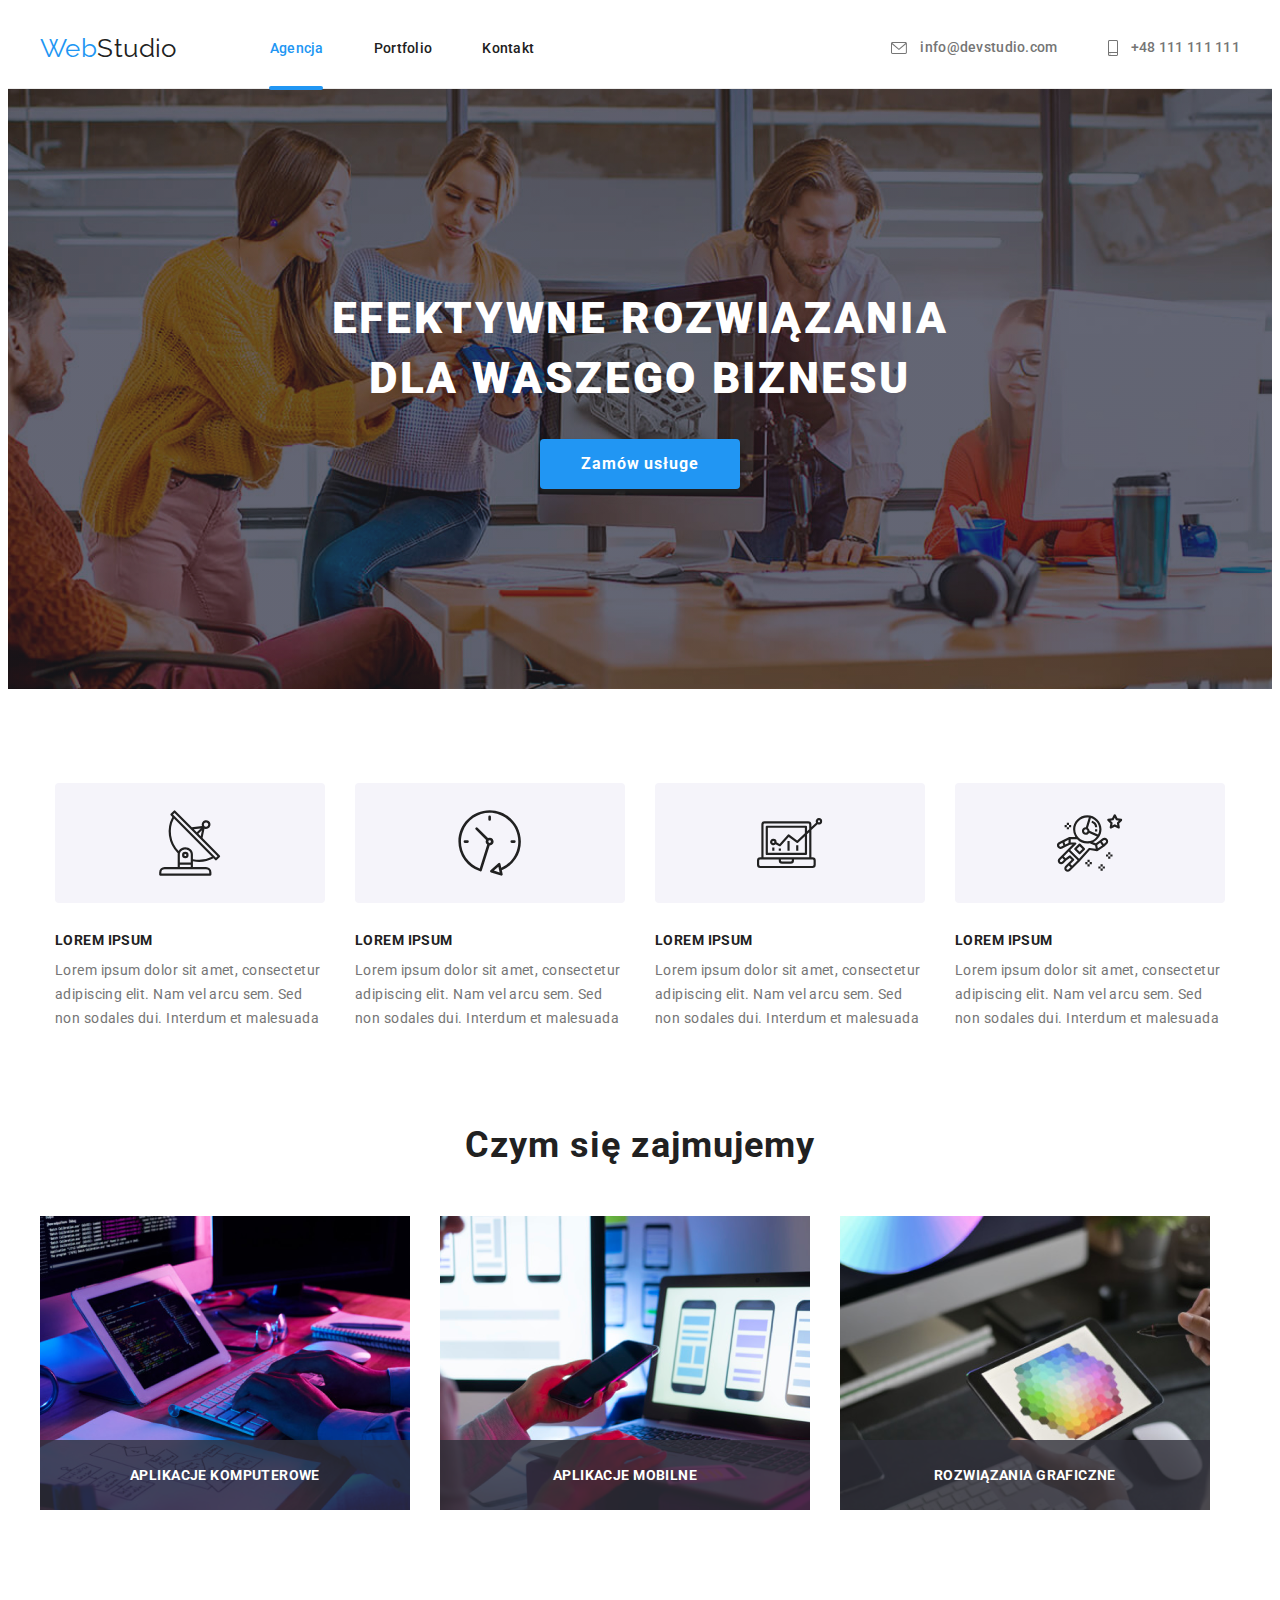
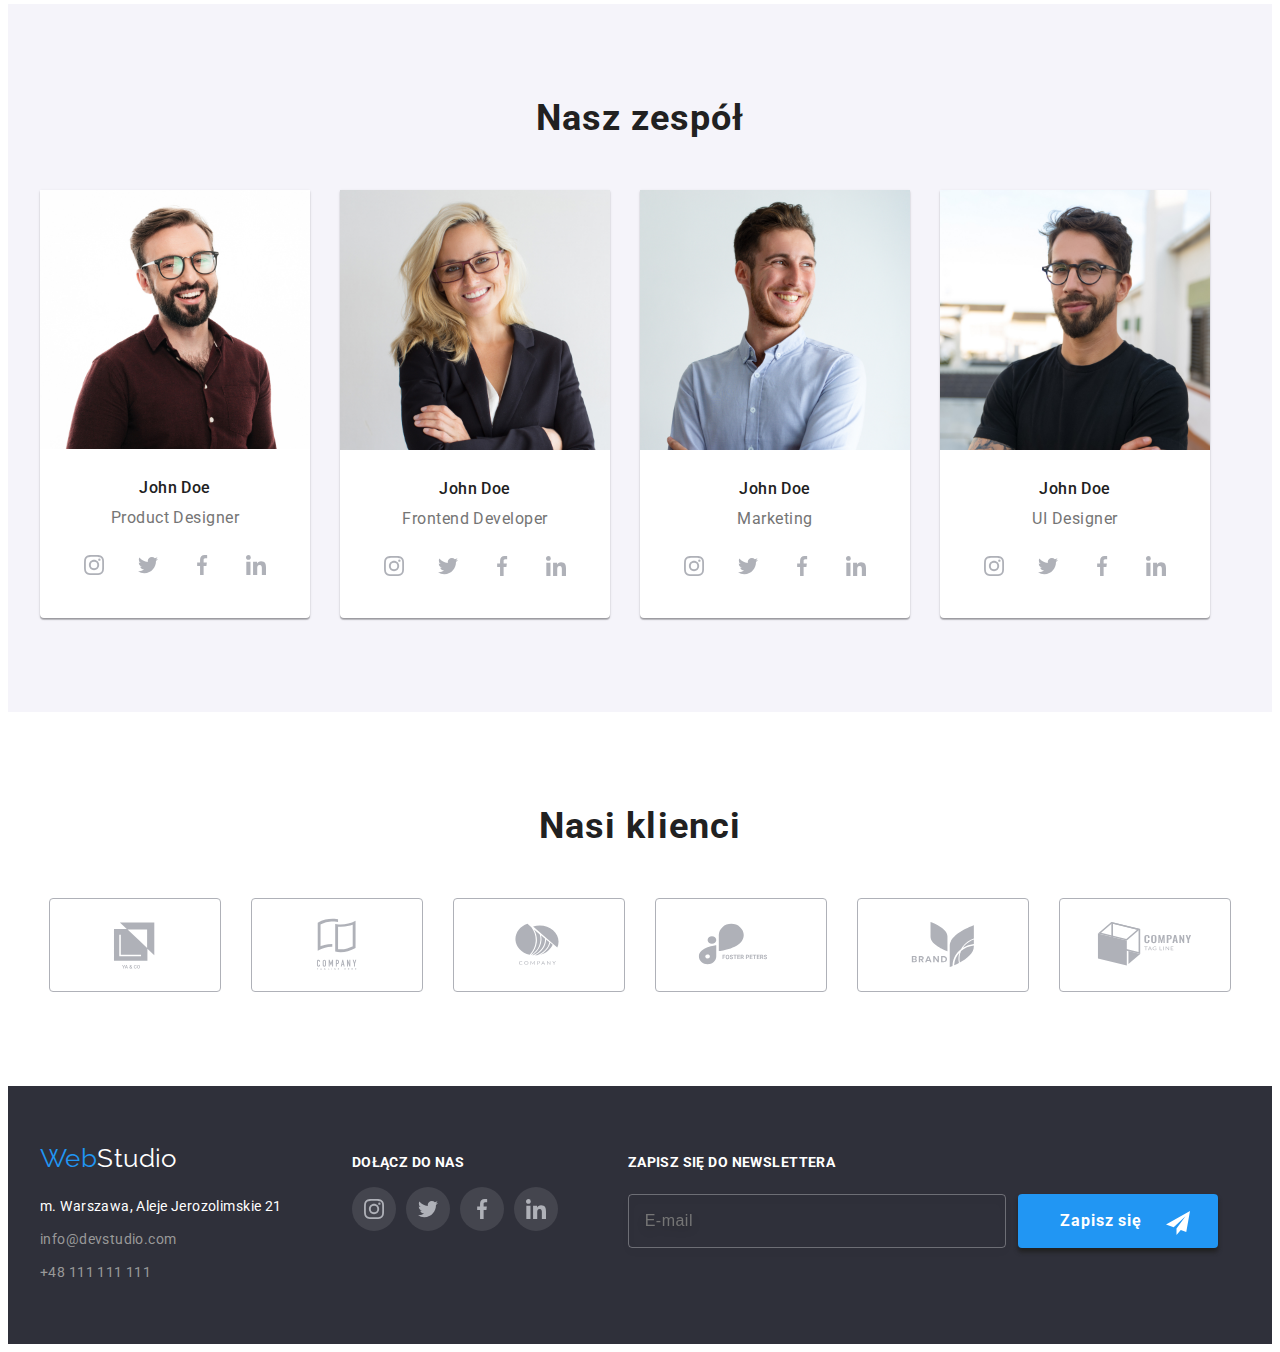
<file: index.html>
<!DOCTYPE html>
<html lang="en">
  <head>
    <meta charset="UTF-8" />
    <meta name="viewport" content="width=device-width, initial-scale=1.0" />
    <link
      rel="stylesheet"
      href="https://cdnjs.cloudflare.com/ajax/libs/modern-normalize/1.1.0/modern-normalize.min.css"
      integrity="sha512-wpPYUAdjBVSE4KJnH1VR1HeZfpl1ub8YT/NKx4PuQ5NmX2tKuGu6U/JRp5y+Y8XG2tV+wKQpNHVUX03MfMFn9Q=="
      crossorigin="anonymous"
      referrerpolicy="no-referrer"
    />
    <link rel="preconnect" href="https://fonts.googleapis.com" />
    <link rel="preconnect" href="https://fonts.gstatic.com" crossorigin />
    <link
      href="https://fonts.googleapis.com/css2?family=Raleway:wght@700&family=Roboto:wght@400;500;700;900&display=swap"
      rel="stylesheet"
    />

    <title>Zadanie domowe №6</title>
    <link rel="stylesheet" href="css/styles.css" />
  </head>
  <body>
    <header>
      <div class="container header_helper">
        <nav class="header_nav">
          <a href="index.html" class="logo_WS"><span class="logo_blue">Web</span>Studio</a>
          <ul class="header_list">
            <li><a class="header_link current" href="index.html">Agencja</a></li>
            <li><a class="header_link" href="portfolio.html">Portfolio</a></li>
            <li><a class="header_link" href="#">Kontakt</a></li>
          </ul>
        </nav>
        <div class="header_contact">
          <a class="header_link header_kontact_link" href="mailto:info@devstudio.com">
            <svg class="header_contact_icon" width="16" height="12">
              <use href="images/icons.svg#icon-envelope"></use>
            </svg>
            info@devstudio.com
          </a>
          <a class="header_link header_kontact_link" href="tel:+48111111111">
            <svg class="header_contact_icon" width="10" height="16">
              <use href="images/icons.svg#icon-smartphone"></use>
            </svg>
            +48 111 111 111</a
          >
        </div>
      </div>
    </header>
    <main>
      <section class="section background_image_title">
        <div class="container">
          <h1 class="title_section_h1">EFEKTYWNE ROZWIĄZANIA DLA WASZEGO BIZNESU</h1>
          <button type="button" class="title_section_button" data-modal-open>Zamów usługe</button>
        </div>
      </section>

      <section class="section">
        <div class="container">
          <h2 class="Our_Advantages_h2">Nasze atuty</h2>
          <ul class="Our_Advantages">
            <li class="OA_list">
              <div class="Our_Advantages_icons">
                <svg width="65.32" height="70">
                  <use href="images/icons.svg#icon-antenna-1"></use>
                </svg>
              </div>
              <h3>LOREM IPSUM</h3>
              <p>
                Lorem ipsum dolor sit amet, consectetur adipiscing elit. Nam vel arcu sem. Sed non
                sodales dui. Interdum et malesuada
              </p>
            </li>
            <li class="OA_list">
              <div class="Our_Advantages_icons">
                <svg width="65.32" height="70">
                  <use href="images/icons.svg#icon-clock-1"></use>
                </svg>
              </div>
              <h3>LOREM IPSUM</h3>
              <p>
                Lorem ipsum dolor sit amet, consectetur adipiscing elit. Nam vel arcu sem. Sed non
                sodales dui. Interdum et malesuada
              </p>
            </li>
            <li class="OA_list">
              <div class="Our_Advantages_icons">
                <svg width="65.32" height="70">
                  <use href="images/icons.svg#icon-diagram-1"></use>
                </svg>
              </div>
              <h3>LOREM IPSUM</h3>
              <p>
                Lorem ipsum dolor sit amet, consectetur adipiscing elit. Nam vel arcu sem. Sed non
                sodales dui. Interdum et malesuada
              </p>
            </li>
            <li class="OA_list">
              <div class="Our_Advantages_icons">
                <svg width="65.32" height="70">
                  <use href="images/icons.svg#icon-astronaut-1"></use>
                </svg>
              </div>
              <h3>LOREM IPSUM</h3>
              <p>
                Lorem ipsum dolor sit amet, consectetur adipiscing elit. Nam vel arcu sem. Sed non
                sodales dui. Interdum et malesuada
              </p>
            </li>
          </ul>
        </div>
      </section>
      <section class="section padding_top_0">
        <div class="container">
          <h2 class="what_we_do_h2">Czym się zajmujemy</h2>
          <ul class="what_we_do_list">
            <li class="WWD_list">
              <div class="WWD_list_box">
                <img src="images/wht_w_d_1.jpg" alt="Praca pszy komputerze" />
                <p class="WWD_list_p">APLIKACJE KOMPUTEROWE</p>
              </div>
            </li>
            <li class="WWD_list">
              <div class="WWD_list_box">
                <img src="images/wht_w_d_2.jpg" alt="Praca pszy Telefonie" />
                <p class="WWD_list_p">APLIKACJE MOBILNE</p>
              </div>
            </li>
            <li class="WWD_list">
              <div class="WWD_list_box">
                <img src="images/wht_w_d_3.jpg" alt="Praca pszy tablecie" />
                <p class="WWD_list_p">ROZWIĄZANIA GRAFICZNE</p>
              </div>
            </li>
          </ul>
        </div>
      </section>
      <section class="our_team section">
        <div class="container">
          <h2 class="our_team_h2">Nasz zespół</h2>
          <ul class="our_team_ul">
            <li class="OT_list">
              <img src="images/worker_1.jpg" alt="John Doe" width="270" height="260" />
              <div>
                <h3 class="OT_list_h3">John Doe</h3>
                <p class="OT_list_p">Product Designer</p>
                <ul class="social-media-box">
                  <li>
                    <a href="#" class="social-media"
                      ><svg width="20" height="20">
                        <use href="images/icons.svg#icon-instagram-2"></use></svg
                    ></a>
                  </li>
                  <li>
                    <a href="#" class="social-media"
                      ><svg width="20" height="20">
                        <use href="images/icons.svg#icon-twitter-1"></use></svg
                    ></a>
                  </li>
                  <li>
                    <a href="#" class="social-media"
                      ><svg width="20" height="20">
                        <use href="images/icons.svg#icon-facebook-1"></use></svg
                    ></a>
                  </li>
                  <li>
                    <a href="#" class="social-media"
                      ><svg width="20" height="20">
                        <use href="images/icons.svg#icon-linkedin-1"></use></svg
                    ></a>
                  </li>
                </ul>
              </div>
            </li>
            <li class="OT_list">
              <img src="images/worker_2.jpg" alt="John Doe" width="270" height="260" />
              <div>
                <h3 class="OT_list_h3">John Doe</h3>
                <p class="OT_list_p">Frontend Developer</p>
                <ul class="social-media-box">
                  <li>
                    <a href="#" class="social-media"
                      ><svg class=".fill_currentColor_svg" width="20" height="20">
                        <use href="images/icons.svg#icon-instagram-2"></use></svg
                    ></a>
                  </li>
                  <li>
                    <a href="#" class="social-media"
                      ><svg class=".fill_currentColor_svg" width="20" height="20">
                        <use href="images/icons.svg#icon-twitter-1"></use></svg
                    ></a>
                  </li>
                  <li>
                    <a href="#" class="social-media"
                      ><svg class=".fill_currentColor_svg" width="20" height="20">
                        <use href="images/icons.svg#icon-facebook-1"></use></svg
                    ></a>
                  </li>
                  <li>
                    <a href="#" class="social-media"
                      ><svg class=".fill_currentColor_svg" width="20" height="20">
                        <use href="images/icons.svg#icon-linkedin-1"></use></svg
                    ></a>
                  </li>
                </ul>
              </div>
            </li>
            <li class="OT_list">
              <img src="images/worker_3.jpg" alt="John Doe" width="270" height="260" />
              <div>
                <h3 class="OT_list_h3">John Doe</h3>
                <p class="OT_list_p">Marketing</p>
                <ul class="social-media-box">
                  <li>
                    <a href="#" class="social-media"
                      ><svg width="20" height="20">
                        <use href="images/icons.svg#icon-instagram-2"></use></svg
                    ></a>
                  </li>
                  <li>
                    <a href="#" class="social-media"
                      ><svg width="20" height="20">
                        <use href="images/icons.svg#icon-twitter-1"></use></svg
                    ></a>
                  </li>
                  <li>
                    <a href="#" class="social-media"
                      ><svg width="20" height="20">
                        <use href="images/icons.svg#icon-facebook-1"></use></svg
                    ></a>
                  </li>
                  <li>
                    <a href="#" class="social-media"
                      ><svg width="20" height="20">
                        <use href="images/icons.svg#icon-linkedin-1"></use></svg
                    ></a>
                  </li>
                </ul>
              </div>
            </li>
            <li class="OT_list">
              <img src="images/worker_4.jpg" alt="John Doe" width="270" height="260" />
              <div>
                <h3 class="OT_list_h3">John Doe</h3>
                <p class="OT_list_p">UI Designer</p>
                <ul class="social-media-box">
                  <li>
                    <a href="#" class="social-media"
                      ><svg width="20" height="20">
                        <use href="images/icons.svg#icon-instagram-2"></use></svg
                    ></a>
                  </li>
                  <li>
                    <a href="#" class="social-media"
                      ><svg width="20" height="20">
                        <use href="images/icons.svg#icon-twitter-1"></use></svg
                    ></a>
                  </li>
                  <li>
                    <a href="#" class="social-media"
                      ><svg width="20" height="20">
                        <use href="images/icons.svg#icon-facebook-1"></use></svg
                    ></a>
                  </li>
                  <li>
                    <a href="#" class="social-media"
                      ><svg width="20" height="20">
                        <use href="images/icons.svg#icon-linkedin-1"></use></svg
                    ></a>
                  </li>
                </ul>
              </div>
            </li>
          </ul>
        </div>
      </section>

      <section class="section">
        <div class="container">
          <h2 class="our_team_h2">Nasi klienci</h2>
          <ul class="aur_clients">
            <li class="aur_clients-li">
              <a href="#" class="aur_clients-a">
                <svg width="106" height="60">
                  <use href="images/icons.svg#icon-Logo"></use>
                </svg>
              </a>
            </li>
            <li class="aur_clients-li">
              <a href="#" class="aur_clients-a">
                <svg width="106" height="60">
                  <use href="images/icons.svg#icon-Logo-1"></use>
                </svg>
              </a>
            </li>
            <li class="aur_clients-li">
              <a href="#" class="aur_clients-a">
                <svg width="106" height="60">
                  <use href="images/icons.svg#icon-Logo-2"></use>
                </svg>
              </a>
            </li>
            <li class="aur_clients-li">
              <a href="#" class="aur_clients-a">
                <svg width="106" height="60">
                  <use href="images/icons.svg#icon-Logo-5"></use>
                </svg>
              </a>
            </li>
            <li class="aur_clients-li">
              <a href="#" class="aur_clients-a">
                <svg width="106" height="60">
                  <use href="images/icons.svg#icon-Logo-3"></use>
                </svg>
              </a>
            </li>
            <li class="aur_clients-li">
              <a href="#" class="aur_clients-a">
                <svg width="106" height="60">
                  <use href="images/icons.svg#icon-Logo-4"></use>
                </svg>
              </a>
            </li>
          </ul>
        </div>
      </section>
    </main>
    <footer>
      <div class="container footer_flex">
        <div>
          <a href="index.html" class="logo_WS logo_WS_white"
            ><span class="logo_blue">Web</span>Studio</a
          >
          <address>
            <ul>
              <li class="address_items">
                <a class="map_address" href="https://goo.gl/maps/nUJ5Fd3hbuF8FEqy5"
                  >m. Warszawa, Aleje Jerozolimskie 21</a
                >
              </li>
              <li class="address_items">
                <a class="contact_info" href="mailto:info@devstudio.com">info@devstudio.com</a>
              </li>
              <li class="address_items">
                <a class="contact_info" href="tel:+48111111111">+48 111 111 111</a>
              </li>
            </ul>
          </address>
        </div>
        <div>
          <h3 class="join_us_h3">DOŁĄCZ DO NAS</h3>
          <ul class="social-media-box">
            <li>
              <a href="#" class="social-media footer_bg"
                ><svg width="20" height="20">
                  <use href="./images/icons.svg#icon-instagram-2"></use></svg
              ></a>
            </li>
            <li>
              <a href="#" class="social-media footer_bg"
                ><svg width="20" height="20">
                  <use href="images/icons.svg#icon-twitter-1"></use></svg
              ></a>
            </li>
            <li>
              <a href="#" class="social-media footer_bg"
                ><svg width="20" height="20">
                  <use href="images/icons.svg#icon-facebook-1"></use></svg
              ></a>
            </li>
            <li>
              <a href="#" class="social-media footer_bg"
                ><svg width="20" height="20">
                  <use href="images/icons.svg#icon-linkedin-1"></use></svg
              ></a>
            </li>
          </ul>
        </div>
        <form class="newsletter_section">
          <label for="newsletter_email" class="newsletter_text">ZAPISZ SIĘ DO NEWSLETTERA</label>
          <div class="newsletter_part">
            <input
              type="email"
              name="newsletter"
              id="newsletter-email"
              placeholder="E-mail"
              class="newsletter_input"
            />
            <button type="submit" class="title_section_button newsletter_btn">Zapisz się</button>
            <svg class="newsletter_svg" width="24" height="24">
              <use href="images/icons.svg#icon-icon-send" style="fill: currentColor"></use>
            </svg>
          </div>
        </form>
      </div>
    </footer>
    <div class="backdrop is-hidden" data-modal>
      <div class="modal">
        <button type="button" class="close-btn" data-modal-close>
          <svg width="11" height="11">
            <use href="images/icons.svg#icon-close-black-18dp-2-1-1"></use>
          </svg>
        </button>
        <form class="order_servise_form">
          <p>Zostaw swoje dane w formularzu poniżej</p>
          <label for="user-name" class="form_label"
            >Imię<input type="text" id="user-name" class="form_input" />
            <svg class="form_svg" width="18" height="18">
              <use href="images/icons.svg#icon-person-black-18dp-1-1"></use></svg
          ></label>
          <label for="user_phone" class="form_label"
            >Telefon
            <input type="text" id="user_phone" class="form_input" />
            <svg class="form_svg" width="18" height="18">
              <use href="images/icons.svg#icon-phone-black-18dp-1"></use></svg
          ></label>
          <label for="user-email" class="form_label"
            >Email
            <input type="text" id="user-email" class="form_input" />
            <svg class="form_svg" width="18" height="18">
              <use href="images/icons.svg#icon-email-black-18dp-1"></use></svg
          ></label>

          <label class="form_label">Komentarz</label>
          <textarea name="coment" class="form_textarea" placeholder="Wprowadź tekst"></textarea>

          <label class="recaptcha">
            <input type="checkbox" name="acceptation" />
            Oświadczam, iż akceptuję
            <a class="statute" href="#"> Regulamin</a> i
            <a class="statute" href="#"> Politykę Prywatności. </a>
          </label>
          <button type="submit" class="title_section_button submit_button">Wyślij</button>
        </form>
      </div>
    </div>
    <script src="./js/modal.js"></script>
  </body>
</html>
</file>
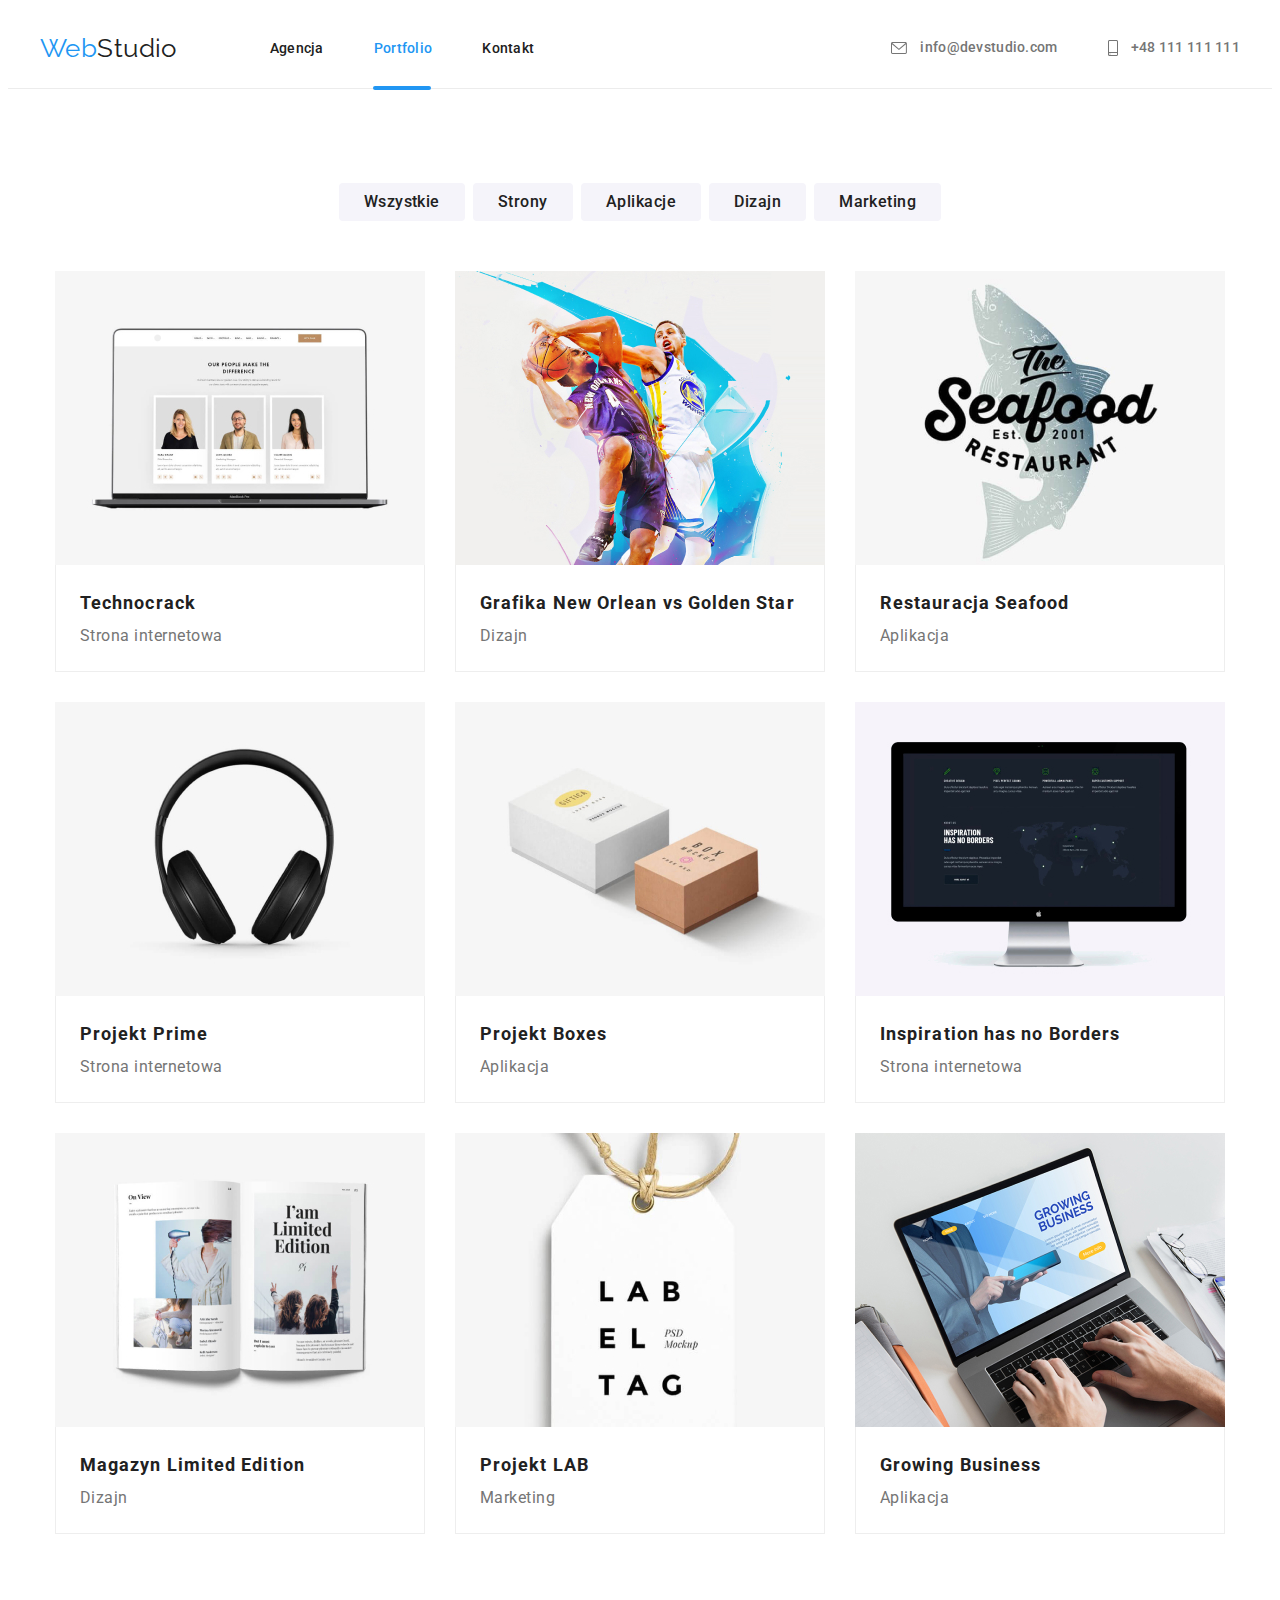
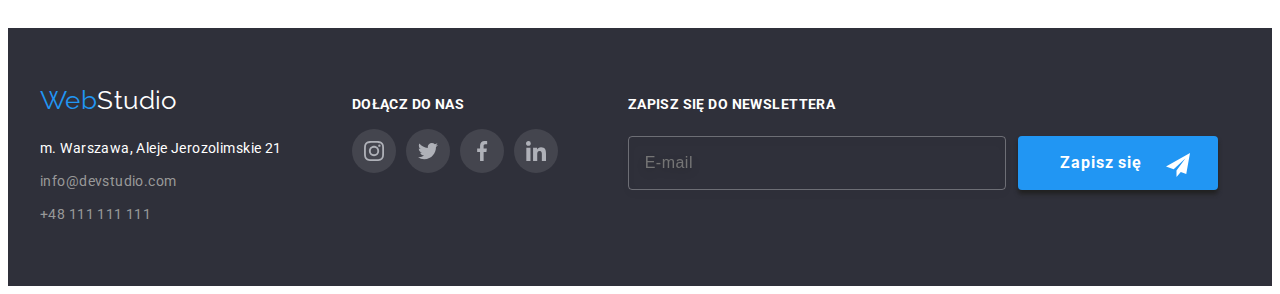
<file: portfolio.html>
<!DOCTYPE html>
<html lang="en">
  <head>
    <meta charset="UTF-8" />
    <meta name="viewport" content="width=device-width, initial-scale=1.0" />
    <link
      rel="stylesheet"
      href="https://cdnjs.cloudflare.com/ajax/libs/modern-normalize/1.1.0/modern-normalize.min.css"
      integrity="sha512-wpPYUAdjBVSE4KJnH1VR1HeZfpl1ub8YT/NKx4PuQ5NmX2tKuGu6U/JRp5y+Y8XG2tV+wKQpNHVUX03MfMFn9Q=="
      crossorigin="anonymous"
      referrerpolicy="no-referrer"
    />
    <link rel="preconnect" href="https://fonts.googleapis.com" />
    <link rel="preconnect" href="https://fonts.gstatic.com" crossorigin />
    <link
      href="https://fonts.googleapis.com/css2?family=Raleway:wght@700&family=Roboto:wght@400;500;700;900&display=swap"
      rel="stylesheet"
    />

    <title>Zadanie domowe №6</title>
    <link rel="stylesheet" href="css/styles.css" />
  </head>
  <body>
    <header>
      <div class="container header_helper">
        <nav class="header_nav">
          <a href="index.html" class="logo_WS"><span class="logo_blue">Web</span>Studio</a>
          <ul class="header_list">
            <li><a class="header_link" href="index.html">Agencja</a></li>
            <li><a class="header_link current" href="portfolio.html">Portfolio</a></li>
            <li><a class="header_link" href="#">Kontakt</a></li>
          </ul>
        </nav>
        <div class="header_contact">
          <a class="header_link header_kontact_link" href="mailto:info@devstudio.com">
            <svg class="header_contact_icon" width="16" height="12">
              <use href="images/icons.svg#icon-envelope"></use>
            </svg>
            info@devstudio.com
          </a>
          <a class="header_link header_kontact_link" href="tel:+48111111111">
            <svg class="header_contact_icon" width="10" height="16">
              <use href="images/icons.svg#icon-smartphone"></use>
            </svg>
            +48 111 111 111
          </a>
        </div>
      </div>
    </header>
    <main>
      <section class="section">
        <div class="container">
          <h1 class="title_button_h1">Something to hide</h1>
          <ul class="title_button">
            <li class="TB_list">
              <button class="TB_list_shadow" type="button ">Wszystkie</button>
            </li>
            <li class="TB_list">
              <button class="TB_list_shadow" type="button">Strony</button>
            </li>
            <li class="TB_list">
              <button class="TB_list_shadow" type="button">Aplikacje</button>
            </li>
            <li class="TB_list">
              <button class="TB_list_shadow" type="button">Dizajn</button>
            </li>
            <li class="TB_list">
              <button class="TB_list_shadow" type="button">Marketing</button>
            </li>
          </ul>
          <ul class="portfolio_list">
            <li class="Port_list">
              <a class="Port_list_shadow" href="#">
                <div class="Port_list_overlay_hidden">
                  <img src="images/technocrack.jpg" alt="technocrack" />
                  <div class="Port_list_overlay">
                    <p>
                      Technocrack jest popularną platformą wykorzystywaną do rozpowszechniania
                      koronawirusa. Firmy wykorzystują tę platformę do celów szpiegowskich i ataków
                      na niezabezpieczone serwery konkurencji
                    </p>
                  </div>
                </div>
                <div class="Port_list_TextDiv">
                  <h3 class="Port_list_h3">Technocrack</h3>
                  <p class="Port_list_p">Strona internetowa</p>
                </div>
              </a>
            </li>
            <li class="Port_list">
              <a class="Port_list_shadow" href="#">
                <div class="Port_list_overlay_hidden">
                  <img src="images/GNOvsGS.jpg" alt="Grafika New Orlean vs Golden Star" />
                  <div class="Port_list_overlay">
                    <p>
                      Technocrack jest popularną platformą wykorzystywaną do rozpowszechniania
                      koronawirusa. Firmy wykorzystują tę platformę do celów szpiegowskich i ataków
                      na niezabezpieczone serwery konkurencji
                    </p>
                  </div>
                </div>
                <div class="Port_list_TextDiv">
                  <h3 class="Port_list_h3">Grafika New Orlean vs Golden Star</h3>
                  <p class="Port_list_p">Dizajn</p>
                </div>
              </a>
            </li>
            <li class="Port_list">
              <a class="Port_list_shadow" href="#">
                <div class="Port_list_overlay_hidden">
                  <img src="images/restauracja_seafood.jpg" alt="Restauracja Seafood" />
                  <div class="Port_list_overlay">
                    <p>
                      Technocrack jest popularną platformą wykorzystywaną do rozpowszechniania
                      koronawirusa. Firmy wykorzystują tę platformę do celów szpiegowskich i ataków
                      na niezabezpieczone serwery konkurencji
                    </p>
                  </div>
                </div>
                <div class="Port_list_TextDiv">
                  <h3 class="Port_list_h3">Restauracja Seafood</h3>
                  <p class="Port_list_p">Aplikacja</p>
                </div>
              </a>
            </li>
            <li class="Port_list">
              <a class="Port_list_shadow" href="#">
                <div class="Port_list_overlay_hidden">
                  <img src="images/projekt_prime.jpg" alt="Projekt Prime" />
                  <div class="Port_list_overlay">
                    <p>
                      Technocrack jest popularną platformą wykorzystywaną do rozpowszechniania
                      koronawirusa. Firmy wykorzystują tę platformę do celów szpiegowskich i ataków
                      na niezabezpieczone serwery konkurencji
                    </p>
                  </div>
                </div>
                <div class="Port_list_TextDiv">
                  <h3 class="Port_list_h3">Projekt Prime</h3>
                  <p class="Port_list_p">Strona internetowa</p>
                </div>
              </a>
            </li>
            <li class="Port_list">
              <a class="Port_list_shadow" href="#">
                <div class="Port_list_overlay_hidden">
                  <img src="images/projekt_boxes.jpg" alt="Projekt Boxes" />
                  <div class="Port_list_overlay">
                    <p>
                      Technocrack jest popularną platformą wykorzystywaną do rozpowszechniania
                      koronawirusa. Firmy wykorzystują tę platformę do celów szpiegowskich i ataków
                      na niezabezpieczone serwery konkurencji
                    </p>
                  </div>
                </div>
                <div class="Port_list_TextDiv">
                  <h3 class="Port_list_h3">Projekt Boxes</h3>
                  <p class="Port_list_p">Aplikacja</p>
                </div>
              </a>
            </li>
            <li class="Port_list">
              <a class="Port_list_shadow" href="#">
                <div class="Port_list_overlay_hidden">
                  <img src="images/IHN_borders.jpg" alt="Inspiration has no Borders" />
                  <div class="Port_list_overlay">
                    <p>
                      Technocrack jest popularną platformą wykorzystywaną do rozpowszechniania
                      koronawirusa. Firmy wykorzystują tę platformę do celów szpiegowskich i ataków
                      na niezabezpieczone serwery konkurencji
                    </p>
                  </div>
                </div>
                <div class="Port_list_TextDiv">
                  <h3 class="Port_list_h3">Inspiration has no Borders</h3>
                  <p class="Port_list_p">Strona internetowa</p>
                </div>
              </a>
            </li>
            <li class="Port_list">
              <a class="Port_list_shadow" href="#">
                <div class="Port_list_overlay_hidden">
                  <img src="images/limited_edition.jpg" alt="Magazyn Limited Edition" />
                  <div class="Port_list_overlay">
                    <p>
                      Technocrack jest popularną platformą wykorzystywaną do rozpowszechniania
                      koronawirusa. Firmy wykorzystują tę platformę do celów szpiegowskich i ataków
                      na niezabezpieczone serwery konkurencji
                    </p>
                  </div>
                </div>
                <div class="Port_list_TextDiv">
                  <h3 class="Port_list_h3">Magazyn Limited Edition</h3>
                  <p class="Port_list_p">Dizajn</p>
                </div>
              </a>
            </li>
            <li class="Port_list">
              <a class="Port_list_shadow" href="#">
                <div class="Port_list_overlay_hidden">
                  <img src="images/projekt_LAB.jpg" alt="Projekt LAB" />
                  <div class="Port_list_overlay">
                    <p>
                      Technocrack jest popularną platformą wykorzystywaną do rozpowszechniania
                      koronawirusa. Firmy wykorzystują tę platformę do celów szpiegowskich i ataków
                      na niezabezpieczone serwery konkurencji
                    </p>
                  </div>
                </div>
                <div class="Port_list_TextDiv">
                  <h3 class="Port_list_h3">Projekt LAB</h3>
                  <p class="Port_list_p">Marketing</p>
                </div>
              </a>
            </li>
            <li class="Port_list">
              <a class="Port_list_shadow" href="#">
                <div class="Port_list_overlay_hidden">
                  <img src="images/groving_business.jpg" alt="Growing Business" />
                  <div class="Port_list_overlay">
                    <p>
                      Technocrack jest popularną platformą wykorzystywaną do rozpowszechniania
                      koronawirusa. Firmy wykorzystują tę platformę do celów szpiegowskich i ataków
                      na niezabezpieczone serwery konkurencji
                    </p>
                  </div>
                </div>
                <div class="Port_list_TextDiv">
                  <h3 class="Port_list_h3">Growing Business</h3>
                  <p class="Port_list_p">Aplikacja</p>
                </div>
              </a>
            </li>
          </ul>
        </div>
      </section>
    </main>
    <footer>
      <div class="container footer_flex">
        <div>
          <a href="index.html" class="logo_WS logo_WS_white"
            ><span class="logo_blue">Web</span>Studio</a
          >
          <address>
            <ul>
              <li class="address_items">
                <a class="map_address" href="https://goo.gl/maps/nUJ5Fd3hbuF8FEqy5"
                  >m. Warszawa, Aleje Jerozolimskie 21</a
                >
              </li>
              <li class="address_items">
                <a class="contact_info" href="mailto:info@devstudio.com">info@devstudio.com</a>
              </li>
              <li class="address_items">
                <a class="contact_info" href="tel:+48111111111">+48 111 111 111</a>
              </li>
            </ul>
          </address>
        </div>
        <div>
          <h3 class="join_us_h3">DOŁĄCZ DO NAS</h3>
          <ul class="social-media-box">
            <li>
              <a href="#" class="social-media footer_bg"
                ><svg width="20" height="20">
                  <use href="./images/icons.svg#icon-instagram-2"></use></svg
              ></a>
            </li>
            <li>
              <a href="#" class="social-media footer_bg"
                ><svg width="20" height="20">
                  <use href="images/icons.svg#icon-twitter-1"></use></svg
              ></a>
            </li>
            <li>
              <a href="#" class="social-media footer_bg"
                ><svg width="20" height="20">
                  <use href="images/icons.svg#icon-facebook-1"></use></svg
              ></a>
            </li>
            <li>
              <a href="#" class="social-media footer_bg"
                ><svg width="20" height="20">
                  <use href="images/icons.svg#icon-linkedin-1"></use></svg
              ></a>
            </li>
          </ul>
        </div>
        <form class="newsletter_section">
          <label for="newsletter_email" class="newsletter_text">ZAPISZ SIĘ DO NEWSLETTERA</label>
          <div class="newsletter_part">
            <input
              type="email"
              name="newsletter"
              id="newsletter-email"
              placeholder="E-mail"
              class="newsletter_input"
            />
            <button type="submit" class="title_section_button newsletter_btn">Zapisz się</button>
            <svg class="newsletter_svg" width="24" height="24">
              <use href="images/icons.svg#icon-icon-send" style="fill: currentColor"></use>
            </svg>
          </div>
        </form>
      </div>
    </footer>
  </body>
</html>
</file>
<file: css/styles.css>
:root {
  --link_and_button_color: #2196f3;
  --letters_and_logo_color_black: #212121;
  --letters_and_logo_color_white: #ffffff;
}
body {
  font-family: 'Roboto';
  background-color: var(--letters_and_logo_color_white);
  color: var(--letters_and_logo_color_black);
  font-size: 14px;
  letter-spacing: 0.03em;
}
h1,
h2,
h3,
h4,
h5,
h6,
p {
  margin: 0;
}
img {
  display: block;
  max-width: 100%;
  height: auto;
}

ul,
ol {
  list-style: none;
  padding-left: 0;
  margin: 0;
}
a {
  text-decoration: none;
}
address {
  font-style: normal;
}
button {
  display: block;
  cursor: pointer;
  border: none;
  border-radius: 4px;
}
.section {
  padding: 94px 0;
}
.container {
  width: 1200px;
  margin: 0 auto;
  padding: 0 15px;
}
.padding_top_0 {
  padding-top: 0;
}
header {
  padding: 25px 0;
  align-items: center;
  border-bottom: 1px solid #ececec;
}
.header_helper {
  display: flex;
  align-items: center;
}
.logo_WS {
  font-family: 'Raleway';
  font-size: 26px;
  color: var(--letters_and_logo_color_black);
}
.logo_blue {
  color: var(--link_and_button_color);
}
.header_nav {
  display: flex;
  align-items: center;
}
.header_link {
  font-weight: 500;
  font-size: 14px;
  line-height: 1.14;
  letter-spacing: 0.02em;
  color: var(--letters_and_logo_color_black);
  fill: currentColor;
  position: relative;
  transition: color 250ms cubic-bezier(0.4, 0, 0.2, 1);
}
.header_link:hover {
  color: var(--link_and_button_color);
}
.current {
  color: var(--link_and_button_color);
}
.current::after {
  content: '';
  position: absolute;
  bottom: -34px;
  left: -1px;
  width: 100%;
  height: 4px;
  border-radius: 2px;
  background-color: var(--link_and_button_color);
  transition: color, 250ms, cubic-bezier(0.4, 0, 0.2, 1);
}
.header_contact {
  display: flex;
  align-items: center;
  gap: 50px;
  margin-left: auto;
}
.header_contact_icon {
  vertical-align: middle;
  margin-right: 10px;
}
.header_kontact_link {
  color: #757575;
}
.header_list {
  display: flex;
  gap: 50px;
  margin-left: 93px;
}
.background_image_title {
  text-align: center;
  align-items: center;
  padding: 200px 0;
  background-color: #2f303a;
  background-image: linear-gradient(rgba(47, 48, 58, 0.4), rgba(47, 48, 58, 0.4)),
    url('../images/Header.jpg');
  background-repeat: no-repeat;
  background-position: center;
  background-size: cover;
  max-width: 1600px;
  margin: 0 auto;
}
.title_section_h1 {
  font-size: 44px;
  line-height: 1.36;
  letter-spacing: 0.06em;
  color: var(--letters_and_logo_color_white);
  font-weight: 900;
  width: 696px;
  margin: 0 auto;
  margin-bottom: 30px;
}
.title_section_button {
  min-width: 200px;
  font-family: 'Roboto';
  font-weight: 700;
  font-size: 16px;
  line-height: 1.88;
  letter-spacing: 0.06em;
  color: var(--letters_and_logo_color_white);
  box-shadow: 0px 4px 4px var(--letters_and_logo_color_black);
  border-radius: 4px;
  background-color: var(--link_and_button_color);
  margin: 0 auto;
  padding: 10px 41px;
  border: none;
}
.Our_Advantages {
  display: flex;
  justify-content: center;
  gap: 30px;
}
.Our_Advantages_icons {
  background-color: #f5f4fa;
  height: 120px;
  display: flex;
  margin-bottom: 30px;
  justify-content: center;
  align-items: center;
  border-radius: 4px;
}
.Our_Advantages_h2 {
  position: absolute;
  width: 1px;
  height: 1px;
  margin: -1px;
  border: 0;
  padding: 0;
  white-space: normal;
  clip-path: inset(100%);
  clip: rect(0 0 0 0);
  overflow: hidden;
}
.OA_list > h3 {
  font-weight: 700;
  font-size: 14px;
  line-height: 1.14;
  letter-spacing: 0.03em;
  margin-bottom: 10px;
}
.OA_list > p {
  width: 270px;
  line-height: 1.71;
  color: #757575;
}
.what_we_do_list {
  display: flex;
  gap: 30px;
}
.what_we_do_h2 {
  text-align: center;
  font-weight: 700;
  font-size: 36px;
  line-height: 1.16;
  letter-spacing: 0.03em;
  margin-bottom: 50px;
}
.WWD_list_box {
  position: relative;
}
.WWD_list_p {
  color: var(--letters_and_logo_color_white);
  font-weight: 700;
  font-size: 14px;
  position: absolute;
  bottom: 0;
  width: 100%;
  height: 70px;
  background: rgba(47, 48, 58, 0.8);
  display: flex;
  align-items: center;
  justify-content: center;
}
.our_team {
  text-align: center;
  background-color: #f5f4fa;
}
.our_team_ul {
  display: flex;
  gap: 30px;
}
.our_team_h2 {
  text-align: center;
  font-weight: 700;
  font-size: 36px;
  line-height: 1.16;
  letter-spacing: 0.03em;
  margin-bottom: 50px;
}
.OT_list {
  background: var(--letters_and_logo_color_white);
  box-shadow: 0px 1px 3px rgba(0, 0, 0, 0.12), 0px 1px 1px rgba(0, 0, 0, 0.14),
    0px 2px 1px rgba(0, 0, 0, 0.2);
  border-radius: 0px 0px 4px 4px;
}
.OT_list > div {
  padding: 30px 0;
}
/* ⬇ <<social media icons>> ⬇ */
.social-media {
  color: #afb1b8;
  border-radius: 50%;
  display: flex;
  width: 44px;
  height: 44px;
  justify-content: center;
  align-items: center;
  transition: color, 250ms, cubic-bezier(0.4, 0, 0.2, 1);
}
.social-media:hover,
.social-media:focus {
  background-color: var(--link_and_button_color);
  color: var(--letters_and_logo_color_white);
  outline: none;
}
.social-media-box {
  display: flex;
  gap: 10px;
  justify-content: center;
  margin-top: 16px;
}
.OT_list_h3 {
  font-weight: 500;
  font-size: 16px;
  line-height: 1.18;
  letter-spacing: 0.03em;
  margin-bottom: 10px;
}
.OT_list_p {
  font-size: 16px;
  color: #757575;
  letter-spacing: 0.03em;
}
.fill_currentColor_svg > use {
  fill: currentColor;
}
.aur_clients {
  display: flex;
  justify-content: center;
  align-items: center;
  gap: 30px;
}
.aur_clients-a {
  color: #afb1b8;
  border: 1px solid currentColor;
  border-radius: 4px;
  width: 170px;
  height: 92px;
  display: flex;
  justify-content: center;
  align-items: center;
  transition: color, 250ms, cubic-bezier(0.4, 0, 0.2, 1);
}
.aur_clients-a:hover,
.aur_clients-a:focus {
  color: var(--link_and_button_color);
  border-color: var(--link_and_button_color);
  outline: none;
}

footer {
  background: #2f303a;
  line-height: 24px;
  padding: 60px 0;
}
.logo_WS_white {
  color: var(--letters_and_logo_color_white);
}
.map_address {
  color: var(--letters_and_logo_color_white);
}
.contact_info {
  color: #999999;
}
address {
  font-style: normal;
  margin-top: 20px;
}
.address_items:not(:last-child) {
  margin-bottom: 9px;
}
.contact_info:hover {
  color: var(--link_and_button_color);
}
.footer_a_style {
  font-size: 14px;
  line-height: 1.71;
}
address > a:hover {
  color: var(--link_and_button_color);
}

.footer_flex {
  display: flex;
  gap: 70px;
  align-items: baseline;
}
.join_us_h3 {
  color: var(--letters_and_logo_color_white);
  font-weight: 700;
  font-size: 14px;
  line-height: 1.14;
  letter-spacing: 0.03em;
}
.footer_bg {
  background-color: #ffffff1a;
}

.newsletter_text {
  font-weight: 700;
  color: var(--letters_and_logo_color_white);
}
.newsletter_part {
  margin-top: 20px;
  display: flex;
  position: relative;
}
.newsletter_input {
  padding-left: 16px;
  width: 358px;
  height: 50px;
  color: var(--letters_and_logo_color_white);
  border: 1px solid rgba(255, 255, 255, 0.3);
  filter: drop-shadow(0px 4px 4px rgba(0, 0, 0, 0.15));
  border-radius: 4px;
  margin-right: 12px;
  background-color: transparent;
  font-size: 16px;
  letter-spacing: 0.03em;
  outline: transparent;
}

.newsletter_btn {
  text-align: left;
  padding: 10px 76px 10px 42px;
}

.newsletter_svg {
  position: absolute;
  color: var(--letters_and_logo_color_white);
  bottom: 13px;
  right: 28px;
  cursor: pointer;
}
/* ⬇ <<PORTFOLIO>> ⬇ */

.title_button {
  display: flex;
  flex-direction: row;
  justify-content: center;
  flex-wrap: wrap;
  gap: 8px;
  margin-bottom: 50px;
}
.title_button_h1 {
  position: absolute;
  width: 1px;
  height: 1px;
  margin: -1px;
  border: 0;
  padding: 0;

  white-space: nowrap;
  clip-path: inset(100%);
  clip: rect(0 0 0 0);
  overflow: hidden;
}
.TB_list {
  display: inline-flex;
}
.TB_list > button {
  font-weight: 500;
  font-size: 16px;
  line-height: 1.62;
  background-color: #f5f4fa;
  color: var(--letters_and_logo_color_black);
  border: none;
  cursor: pointer;
  border-radius: 4px;
  letter-spacing: 0.03em;
  font-family: inherit;
  padding: 6px 25px;
  transition: color, 250ms, cubic-bezier(0.4, 0, 0.2, 1);
}
.TB_list > button:hover,
.TB_list > button:focus {
  background-color: var(--link_and_button_color);
  color: var(--letters_and_logo_color_white);
}
.portfolio_list {
  display: flex;
  justify-content: center;
  flex-wrap: wrap;
  gap: 30px;
}

.Port_list {
  width: 370px;
}
.Port_list > img {
  width: 100%;
  height: 294px;
}
.Port_list_TextDiv {
  padding: 20px 0 20px 24px;
  border: 1px solid #eeeeee;
  border-top: 0;
}
.Port_list_overlay_hidden {
  position: relative;
  overflow: hidden;
}
.Port_list_overlay {
  position: absolute;
  top: 0;
  background-color: var(--link_and_button_color);
  transform: translateY(100%);
  transition: transform 250ms cubic-bezier(0.4, 0, 0.2, 1);
  opacity: 0.9;
}

.Port_list_shadow:hover .Port_list_overlay,
.Port_list_shadow:focus .Port_list_overlay {
  transform: translateY(0%);
}

.Port_list_overlay > p {
  font-size: 18px;
  line-height: 1.56;
  letter-spacing: 0.03em;
  color: var(--letters_and_logo_color_white);
  padding: 49px 45px 49px 24px;
}

.Port_list_h3 {
  font-weight: 700;
  font-size: 18px;
  line-height: 2;
  letter-spacing: 0.06em;
}
.Port_list_p {
  font-size: 16px;
  line-height: 1.88;
  color: #757575;
  letter-spacing: 0.03em;
}

/* ⬇ <<Shadow in Portfolio>> ⬇ */
.TB_list_shadow {
  display: block;
  color: inherit;
  transition: color, 250ms, cubic-bezier(0.4, 0, 0.2, 1);
}
.TB_list_shadow:hover,
.TB_list_shadow:focus {
  box-shadow: 0px 1px 1px rgba(0, 0, 0, 0.12), 0px 4px 4px rgba(0, 0, 0, 0.06),
    1px 4px 6px rgba(0, 0, 0, 0.16);
  outline: transparent;
  transition: color, 250ms, cubic-bezier(0.4, 0, 0.2, 1);
}
.Port_list_shadow {
  display: block;
  color: inherit;
  transition: color, 250ms, cubic-bezier(0.4, 0, 0.2, 1);
}
.Port_list_shadow:hover,
.Port_list_shadow:focus {
  box-shadow: 0px 1px 1px rgba(0, 0, 0, 0.12), 0px 4px 4px rgba(0, 0, 0, 0.06),
    1px 4px 6px rgba(0, 0, 0, 0.16);
  outline: transparent;
  transition: color, 250ms, cubic-bezier(0.4, 0, 0.2, 1);
}
.Port_list:hover .Port_list_overlay_hidden,
.Port_list:focus .Port_list_overlay_hidden {
  transform: translateY(0%);
}

/* ⬇ <<Modal box>> ⬇ */
.backdrop {
  position: fixed;
  left: 0;
  top: 0;
  width: 100%;
  height: 100%;
  background-color: rgba(0, 0, 0, 0.1);
  background-color: #00000033;
  transition: color, 250ms, cubic-bezier(0.4, 0, 0.2, 1);
}
.modal {
  position: absolute;
  top: 50%;
  left: 50%;
  transform: translate(-50%, -50%);
  width: 528px;
  height: 581px;
  background-color: var(--letters_and_logo_color_white);
  box-shadow: 0px 2px 1px 0px;
  box-shadow: 0px 1px 1px 0px;
  box-shadow: 0px 1px 3px 0px;
  border-radius: 4px;
  padding: 40px;
}
.close-btn {
  position: absolute;
  top: 8px;
  right: 8px;
  width: 30px;
  height: 30px;
  background-color: #fff;
  border: 1px solid rgba(0, 0, 0, 0.1);
  border-radius: 50%;
  border: 1px solid #0000001a;
  color: var(--brand-color-black);
  font-size: 20px;
}
.is-hidden {
  opacity: 0;
  visibility: hidden;
  pointer-events: none;
  transition-duration: 250ms;
  transition-timing-function: cubic-bezier(0.4, 0, 0.2, 1);
}
.order_servise_form {
  display: flex;
  flex-direction: column;
}
.order_servise_form > p {
  font-weight: 700;
  font-size: 20px;
  line-height: 1.15;
  text-align: center;
  color: var(--letters_and_logo_color_black);
  margin-bottom: 2px;
}
.form_label {
  display: flex;
  flex-direction: column;
  position: relative;
  font-size: 12px;
  line-height: 1.16;
  letter-spacing: 0.01em;
  color: var(--brand-color-dark-grey);
  margin-top: 10px;
  transition: 250ms cubic-bezier(0.4, 0, 0.2, 1);
}
.form_label:hover,
.form_label:focus {
  fill: var(--link_and_button_color);
}
.form_input {
  padding: 8px;
  font-family: inherit;
  margin-top: 4px;
  padding-left: 42px;
  border: 1px solid rgba(33, 33, 33, 0.2);
  border-radius: 4px;
  height: 40px;
  color: var(--brand-color-grey);
  outline: transparent;
  transition: 250ms cubic-bezier(0.4, 0, 0.2, 1);
}
.form_input:focus,
.form_input:hover {
  border-color: var(--link_and_button_color);
  outline: transparent;
}
.form_svg {
  position: absolute;
  top: 50%;
  left: 16px;
}
.form_svg:focus,
.form_svg:hover {
  color: var(--link_and_button_color);
}

.form_textarea {
  height: 120px;
  resize: none;
  border: 1px solid rgba(33, 33, 33, 0.2);
  outline: transparent;
  border-radius: 4px;
  color: #757575;
  transition: 250ms cubic-bezier(0.4, 0, 0.2, 1);
  margin-bottom: 20px;
  margin-top: 4px;
  padding: 12px 16px;
}

.form_textarea:focus,
.form_textarea:hover {
  border-color: var(--link_and_button_color);
}
.recaptcha {
  margin: 0 auto;
  position: relative;
}

.submit_button {
  margin-top: 30px;
  padding: 10px 76px;
}

.statute {
  color: var(--link_and_button_color);
  text-decoration: underline;
}
</file>
